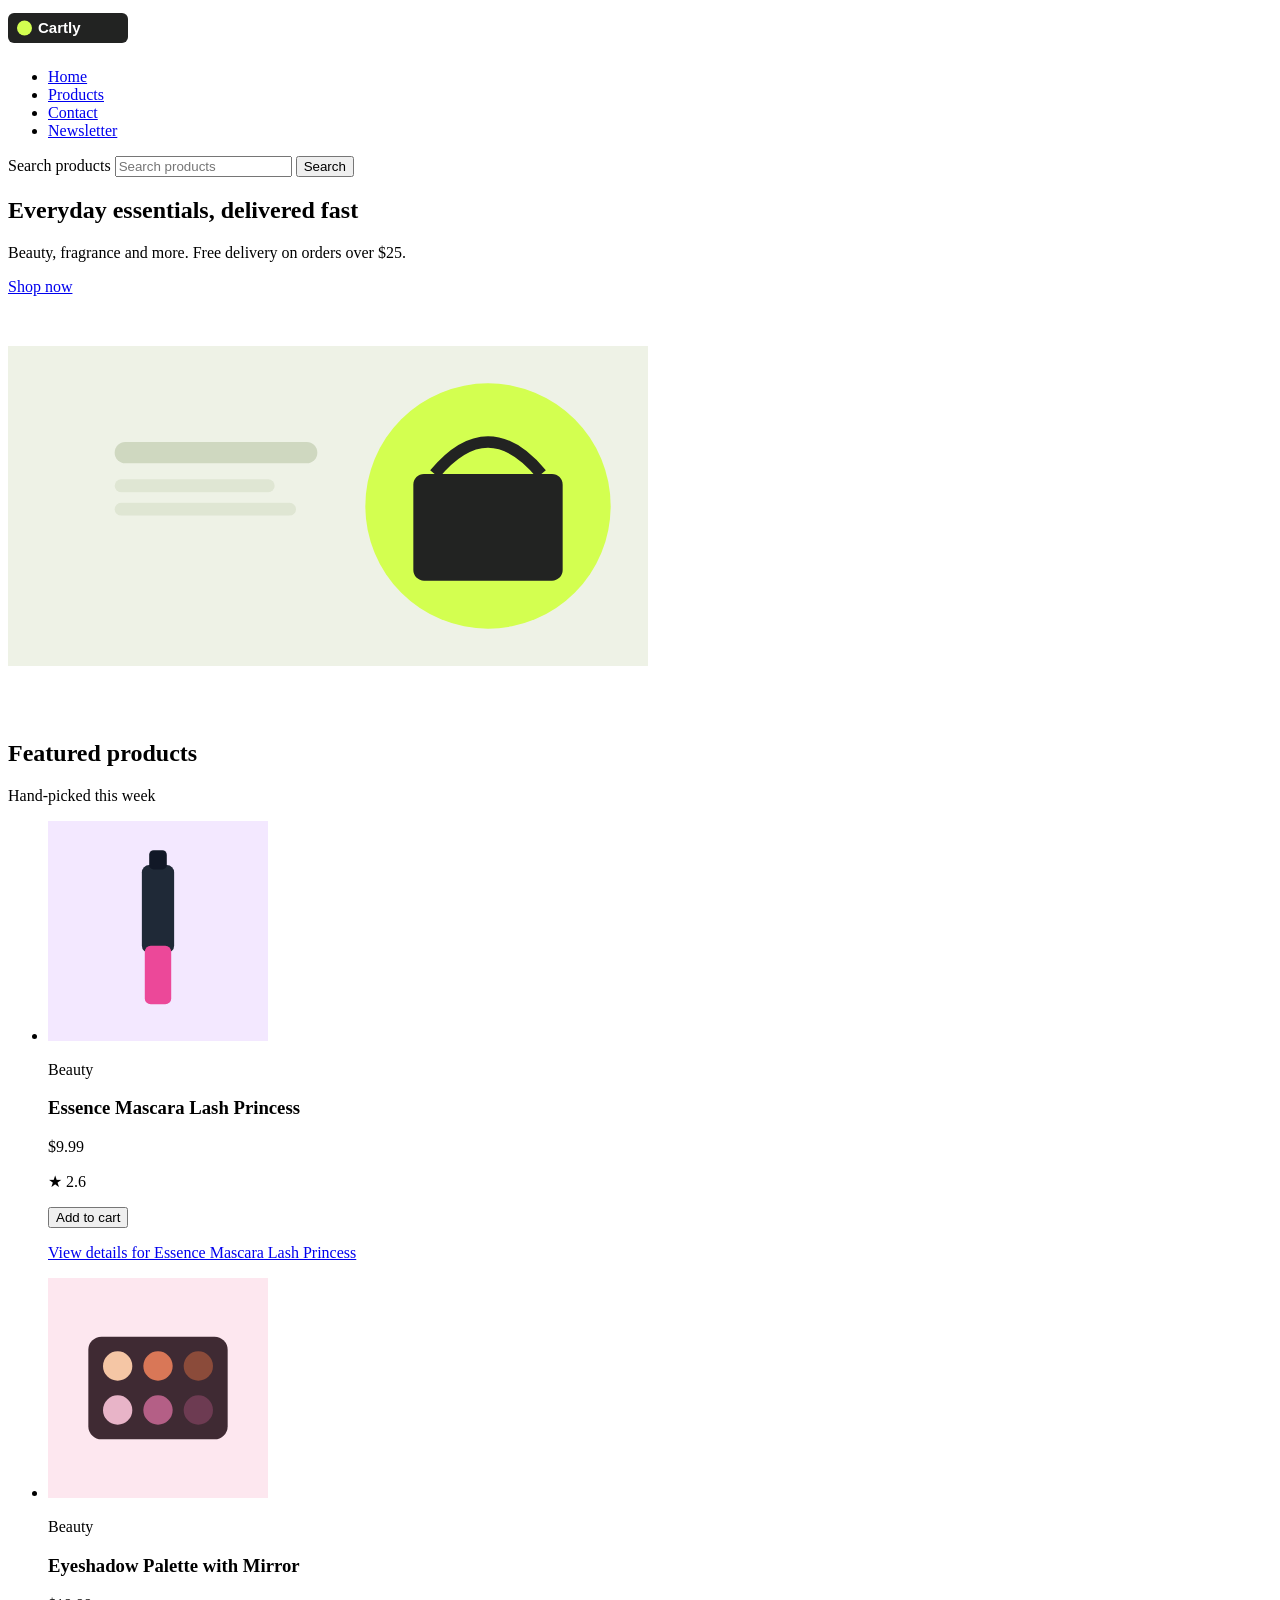
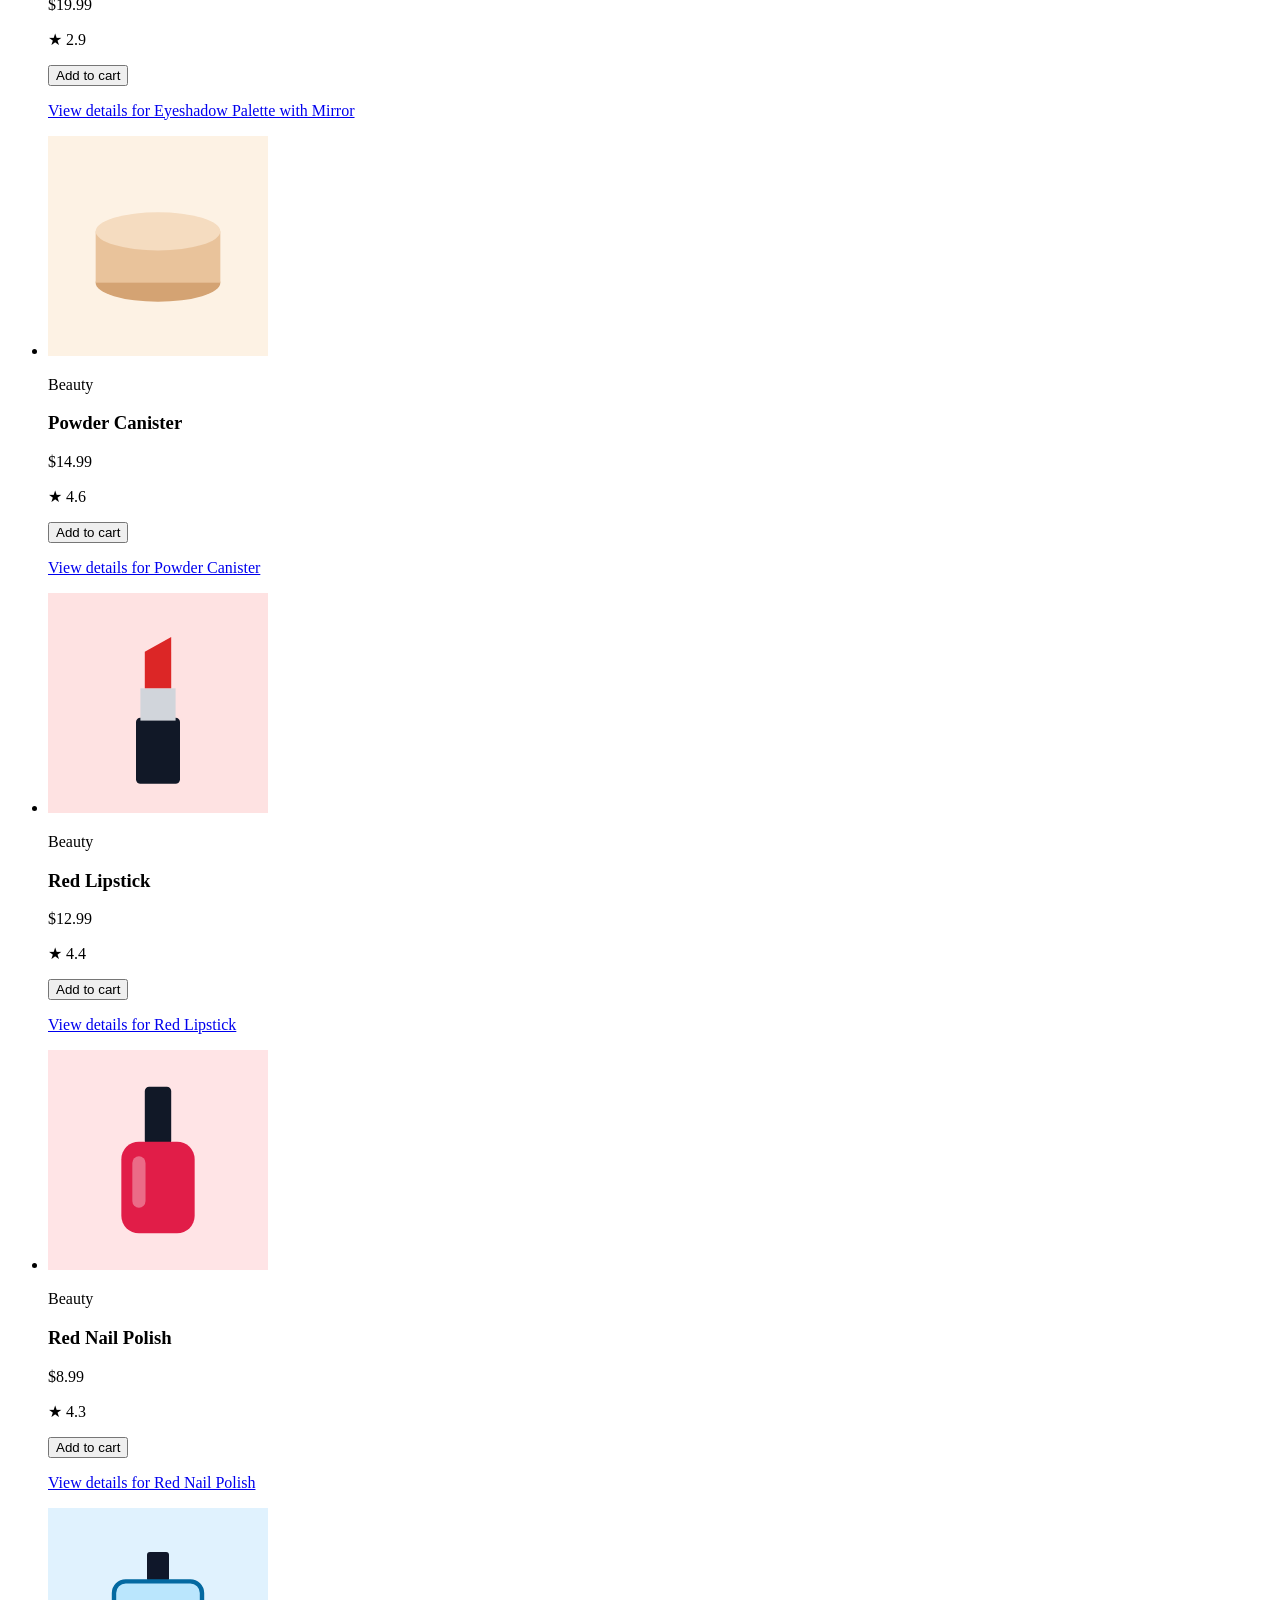
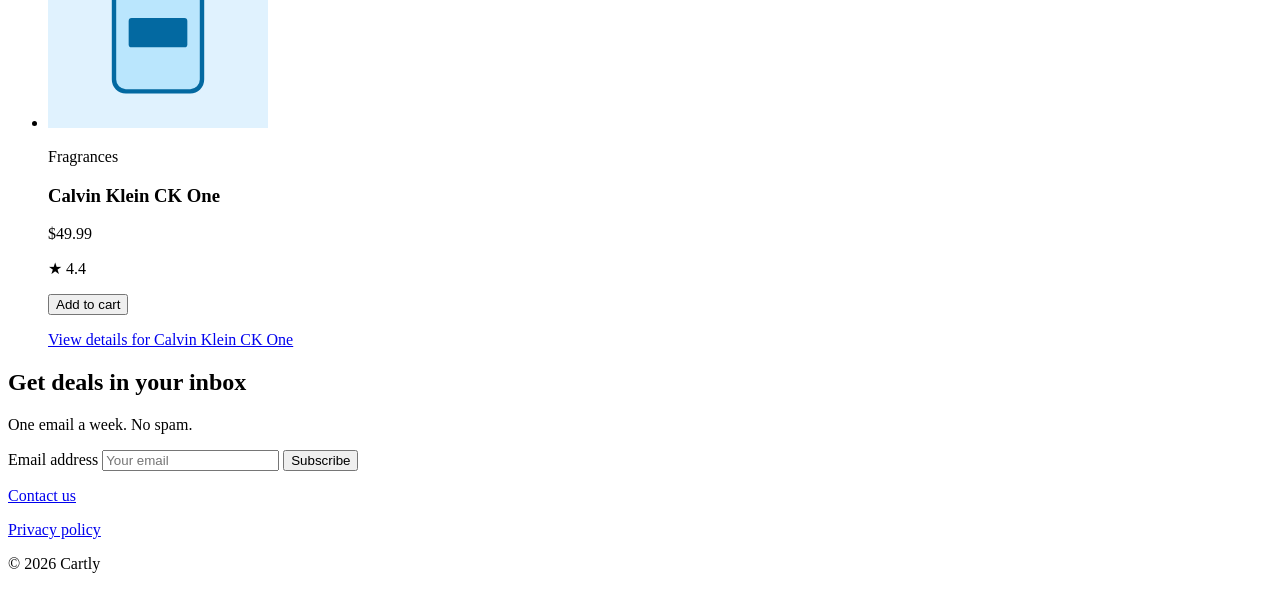
<file: activity-1-html/index.html>
<!DOCTYPE html>
<html lang="en">
<head>
  <meta charset="UTF-8">
  <meta name="viewport" content="width=device-width, initial-scale=1.0">

  <title>Cartly | Everyday Essentials, Delivered Fast</title>

  <meta
    name="description"
    content="Shop beauty, fragrance, and everyday essentials from Cartly with quick delivery and great prices."
  >

  <!-- Open Graph metadata -->
  <meta property="og:title" content="Cartly | Everyday Essentials, Delivered Fast">
  <meta
    property="og:description"
    content="Shop beauty, fragrance, and everyday essentials from Cartly with quick delivery and great prices."
  >
  <meta property="og:image" content="images/hero.svg">

  <!-- Favicon -->
  <link rel="icon" type="image/svg+xml" href="images/favicon.svg">

  <!-- JavaScript -->
  <script src="app.js" defer></script>
</head>

<body>
  <!-- Header and Navigation -->
  <header>
    <nav aria-label="Main navigation">
      <a href="#" aria-label="Cartly home">
        <img
          src="images/logo.svg"
          alt="Cartly"
          width="120"
          height="40"
        >
      </a>

      <ul>
        <li><a href="#">Home</a></li>
        <li><a href="#products">Products</a></li>
        <li><a href="#contact">Contact</a></li>
        <li><a href="#newsletter">Newsletter</a></li>
      </ul>
    </nav>

    <!-- Search Form -->
    <form role="search" action="#">
      <label for="site-search">Search products</label>
      <input
        id="site-search"
        type="search"
        name="q"
        placeholder="Search products"
      >
      <button type="submit">Search</button>
    </form>
  </header>

  <!-- Main Content -->
  <main>
    <!-- Hero Section -->
    <section class="hero" aria-labelledby="hero-title">
      <div>
        <h1 id="hero-title">Everyday essentials, delivered fast</h1>
        <p>Beauty, fragrance and more. Free delivery on orders over $25.</p>
        <a href="#products">Shop now</a>
      </div>

      <img
        src="images/hero.svg"
        alt="Cartly shopping illustration"
        width="640"
        height="420"
      >
    </section>

    <!-- Products Section -->
    <section id="products" aria-labelledby="products-title">
      <h2 id="products-title">Featured products</h2>
      <p>Hand-picked this week</p>

      <ul class="products-list">
        <li>
          <article>
            <img
              src="images/mascara.svg"
              alt="Essence Mascara Lash Princess product"
              width="220"
              height="220"
              loading="lazy"
            >
            <p>Beauty</p>
            <h3>Essence Mascara Lash Princess</h3>
            <p>$9.99</p>
            <p aria-label="Rated 2.6 out of 5 stars">★ 2.6</p>
            <button type="button">Add to cart</button>
            <p><a href="#">View details for Essence Mascara Lash Princess</a></p>
          </article>
        </li>

        <li>
          <article>
            <img
              src="images/eyeshadow.svg"
              alt="Eyeshadow Palette with Mirror product"
              width="220"
              height="220"
              loading="lazy"
            >
            <p>Beauty</p>
            <h3>Eyeshadow Palette with Mirror</h3>
            <p>$19.99</p>
            <p aria-label="Rated 2.9 out of 5 stars">★ 2.9</p>
            <button type="button">Add to cart</button>
            <p><a href="#">View details for Eyeshadow Palette with Mirror</a></p>
          </article>
        </li>

        <li>
          <article>
            <img
              src="images/powder.svg"
              alt="Powder Canister product"
              width="220"
              height="220"
              loading="lazy"
            >
            <p>Beauty</p>
            <h3>Powder Canister</h3>
            <p>$14.99</p>
            <p aria-label="Rated 4.6 out of 5 stars">★ 4.6</p>
            <button type="button">Add to cart</button>
            <p><a href="#">View details for Powder Canister</a></p>
          </article>
        </li>

        <li>
          <article>
            <img
              src="images/lipstick.svg"
              alt="Red Lipstick product"
              width="220"
              height="220"
              loading="lazy"
            >
            <p>Beauty</p>
            <h3>Red Lipstick</h3>
            <p>$12.99</p>
            <p aria-label="Rated 4.4 out of 5 stars">★ 4.4</p>
            <button type="button">Add to cart</button>
            <p><a href="#">View details for Red Lipstick</a></p>
          </article>
        </li>

        <li>
          <article>
            <img
              src="images/nail-polish.svg"
              alt="Red Nail Polish product"
              width="220"
              height="220"
              loading="lazy"
            >
            <p>Beauty</p>
            <h3>Red Nail Polish</h3>
            <p>$8.99</p>
            <p aria-label="Rated 4.3 out of 5 stars">★ 4.3</p>
            <button type="button">Add to cart</button>
            <p><a href="#">View details for Red Nail Polish</a></p>
          </article>
        </li>

        <li>
          <article>
            <img
              src="images/perfume.svg"
              alt="Calvin Klein CK One fragrance product"
              width="220"
              height="220"
              loading="lazy"
            >
            <p>Fragrances</p>
            <h3>Calvin Klein CK One</h3>
            <p>$49.99</p>
            <p aria-label="Rated 4.4 out of 5 stars">★ 4.4</p>
            <button type="button">Add to cart</button>
            <p><a href="#">View details for Calvin Klein CK One</a></p>
          </article>
        </li>
      </ul>
    </section>

    <!-- Newsletter Section -->
    <section id="newsletter" aria-labelledby="newsletter-title">
      <h2 id="newsletter-title">Get deals in your inbox</h2>
      <p>One email a week. No spam.</p>

      <form action="#">
        <label for="newsletter-email">Email address</label>
        <input
          id="newsletter-email"
          type="email"
          name="email"
          placeholder="Your email"
          required
        >
        <button type="submit">Subscribe</button>
      </form>
    </section>
  </main>

  <!-- Footer -->
  <footer id="contact">
    <p><a href="mailto:hello@cartly.example">Contact us</a></p>
    <p><a href="#">Privacy policy</a></p>
    <p>&copy; <span id="year"></span> Cartly</p>
  </footer>
</body>
</html>
</file>
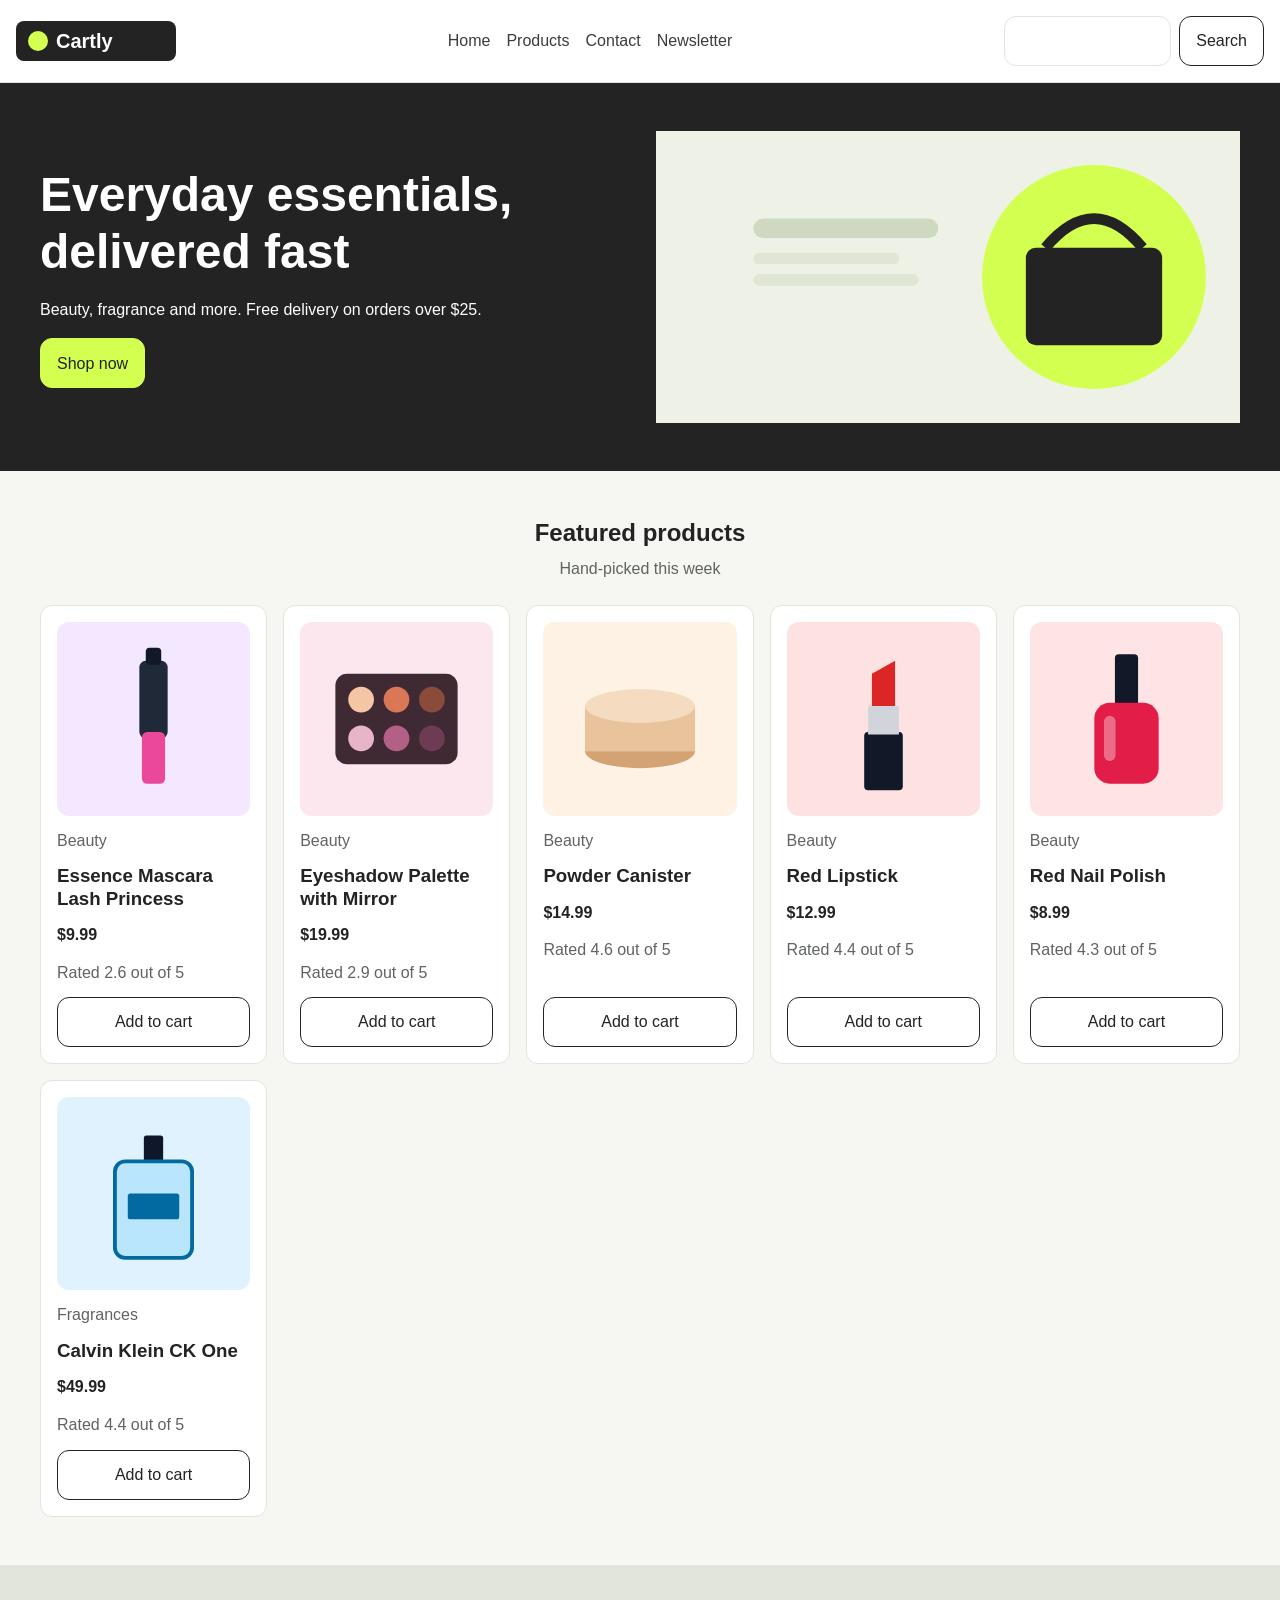
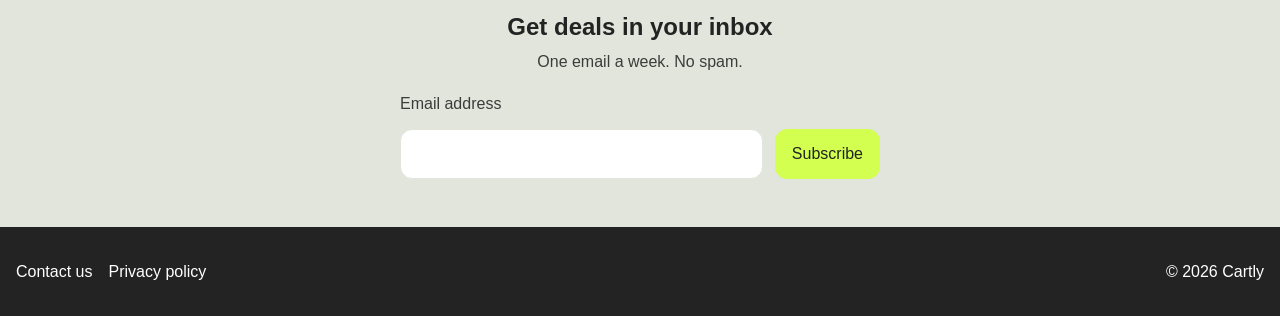
<file: activity-2-css/index.html>
<!DOCTYPE html>
<html lang="en">
<head>
  <meta charset="UTF-8">
  <meta name="viewport" content="width=device-width, initial-scale=1">
  <title>Cartly | Everyday essentials, delivered fast</title>
  <meta name="description" content="Shop beauty, fragrance and everyday essentials at Cartly. Free delivery on orders over $25.">
  <link rel="icon" href="images/favicon.svg" type="image/svg+xml">

  <!-- Link previews (LinkedIn, WhatsApp, Slack) -->
  <meta property="og:title" content="Cartly | Everyday essentials, delivered fast">
  <meta property="og:description" content="Beauty, fragrance and more. Free delivery on orders over $25.">
  <meta property="og:image" content="images/hero.svg">
  <meta property="og:type" content="website">
  <link rel="stylesheet" href="styles.css">
  <script src="app.js" defer></script>
</head>
<body>
  <a class="skip-link" href="#main">Skip to main content</a>

  <header class="site-header">
    <a href="#" class="logo"><img src="images/logo.svg" alt="Cartly home" width="160" height="40"></a>
    <nav aria-label="Main">
      <ul class="nav-list">
        <li><a href="#" aria-current="page">Home</a></li>
        <li><a href="#products">Products</a></li>
        <li><a href="#contact">Contact</a></li>
        <li><a href="#newsletter">Newsletter</a></li>
      </ul>
    </nav>
    <form class="search" role="search">
      <label for="search-input">Search products</label>
      <input id="search-input" type="search" name="q">
      <button type="submit" class="btn">Search</button>
    </form>
  </header>

  <main id="main">
    <section class="hero" aria-labelledby="hero-title">
      <div class="hero-text">
        <h1 id="hero-title">Everyday essentials, delivered fast</h1>
        <p>Beauty, fragrance and more. Free delivery on orders over $25.</p>
        <a href="#products" class="btn btn-primary">Shop now</a>
      </div>
      <img src="images/hero.svg" alt="" width="1200" height="600">
    </section>

    <section id="products" aria-labelledby="products-title">
      <h2 id="products-title">Featured products</h2>
      <p class="section-sub">Hand-picked this week</p>
      <ul class="products">
          <li>
            <article class="card">
              <img src="images/mascara.svg" alt="Black mascara tube with a pink base" width="300" height="300" loading="lazy">
              <p class="card-category">Beauty</p>
              <h3 class="card-title"><a href="#product-1">Essence Mascara Lash Princess</a></h3>
              <p class="card-price">$9.99</p>
              <p class="card-rating">Rated 2.6 out of 5</p>
              <button type="button" class="btn">Add to cart</button>
            </article>
          </li>
          <li>
            <article class="card">
              <img src="images/eyeshadow.svg" alt="Six-shade eyeshadow palette in warm tones" width="300" height="300" loading="lazy">
              <p class="card-category">Beauty</p>
              <h3 class="card-title"><a href="#product-2">Eyeshadow Palette with Mirror</a></h3>
              <p class="card-price">$19.99</p>
              <p class="card-rating">Rated 2.9 out of 5</p>
              <button type="button" class="btn">Add to cart</button>
            </article>
          </li>
          <li>
            <article class="card">
              <img src="images/powder.svg" alt="Round canister of setting powder" width="300" height="300" loading="lazy">
              <p class="card-category">Beauty</p>
              <h3 class="card-title"><a href="#product-3">Powder Canister</a></h3>
              <p class="card-price">$14.99</p>
              <p class="card-rating">Rated 4.6 out of 5</p>
              <button type="button" class="btn">Add to cart</button>
            </article>
          </li>
          <li>
            <article class="card">
              <img src="images/lipstick.svg" alt="Red lipstick in a black and silver case" width="300" height="300" loading="lazy">
              <p class="card-category">Beauty</p>
              <h3 class="card-title"><a href="#product-4">Red Lipstick</a></h3>
              <p class="card-price">$12.99</p>
              <p class="card-rating">Rated 4.4 out of 5</p>
              <button type="button" class="btn">Add to cart</button>
            </article>
          </li>
          <li>
            <article class="card">
              <img src="images/nail-polish.svg" alt="Bottle of red nail polish" width="300" height="300" loading="lazy">
              <p class="card-category">Beauty</p>
              <h3 class="card-title"><a href="#product-5">Red Nail Polish</a></h3>
              <p class="card-price">$8.99</p>
              <p class="card-rating">Rated 4.3 out of 5</p>
              <button type="button" class="btn">Add to cart</button>
            </article>
          </li>
          <li>
            <article class="card">
              <img src="images/perfume.svg" alt="Clear blue perfume bottle" width="300" height="300" loading="lazy">
              <p class="card-category">Fragrances</p>
              <h3 class="card-title"><a href="#product-6">Calvin Klein CK One</a></h3>
              <p class="card-price">$49.99</p>
              <p class="card-rating">Rated 4.4 out of 5</p>
              <button type="button" class="btn">Add to cart</button>
            </article>
          </li>
      </ul>
    </section>

    <section id="newsletter" class="newsletter" aria-labelledby="newsletter-title">
      <h2 id="newsletter-title">Get deals in your inbox</h2>
      <p>One email a week. No spam.</p>
      <form class="newsletter-form">
        <label for="email">Email address</label>
        <input id="email" type="email" name="email" autocomplete="email" required>
        <button type="submit" class="btn btn-primary">Subscribe</button>
      </form>
    </section>
  </main>

  <footer class="site-footer" id="contact">
    <ul class="footer-links">
      <li><a href="mailto:hello@cartly.example">Contact us</a></li>
      <li><a href="#">Privacy policy</a></li>
    </ul>
    <p>&copy; <span id="year"></span> Cartly</p>
  </footer>
</body>
</html>
</file>
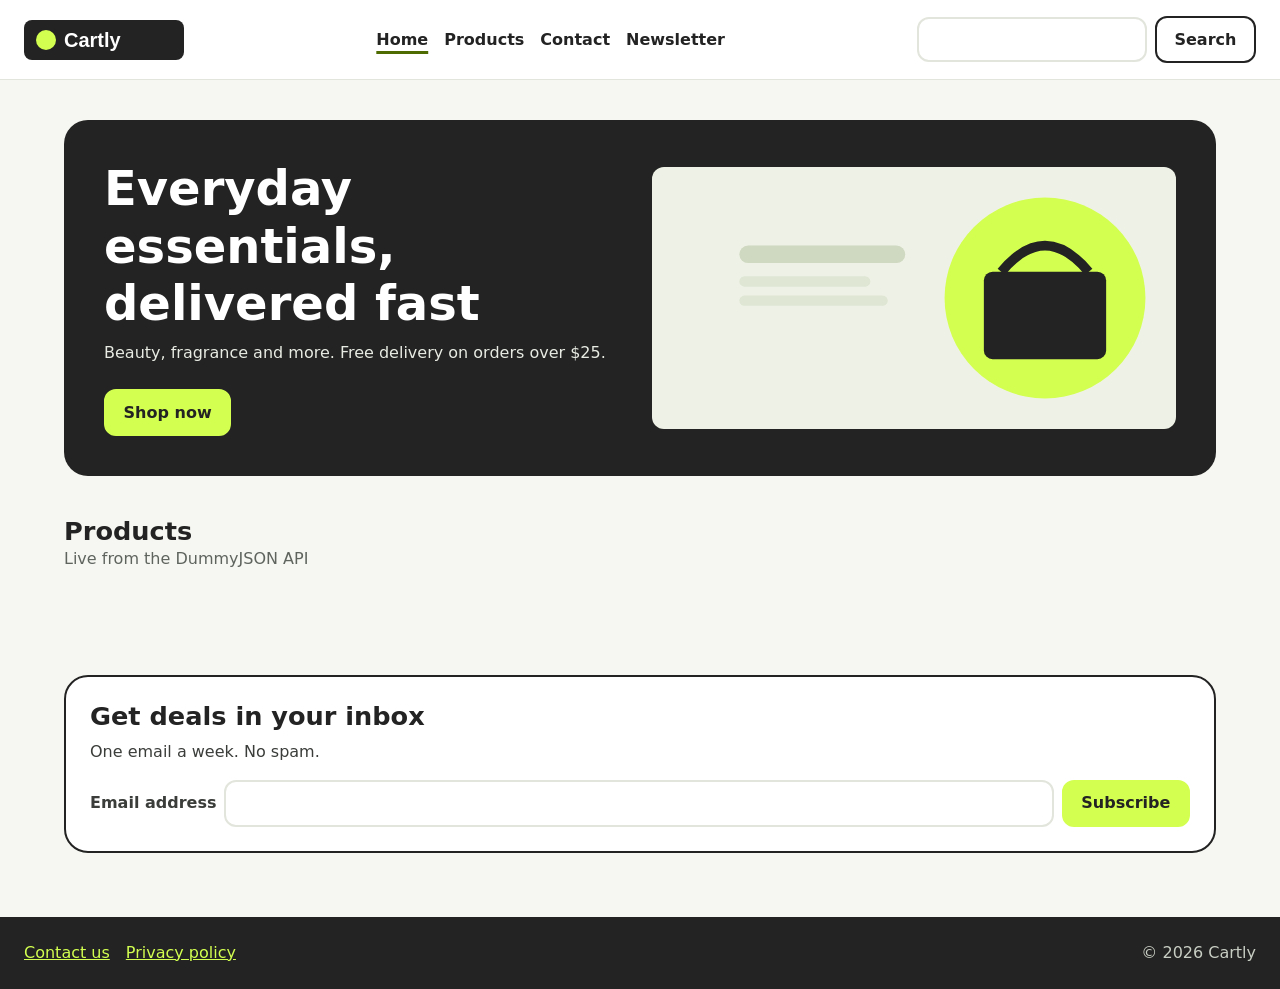
<file: activity-3-js-api/index.html>
<!DOCTYPE html>
<html lang="en">
<head>
  <meta charset="UTF-8">
  <meta name="viewport" content="width=device-width, initial-scale=1">
  <title>Cartly | Everyday essentials, delivered fast</title>
  <meta name="description" content="Shop beauty, fragrance and everyday essentials at Cartly. Free delivery on orders over $25.">
  <link rel="icon" href="images/favicon.svg" type="image/svg+xml">

  <!-- Link previews (LinkedIn, WhatsApp, Slack) -->
  <meta property="og:title" content="Cartly | Everyday essentials, delivered fast">
  <meta property="og:description" content="Beauty, fragrance and more. Free delivery on orders over $25.">
  <meta property="og:image" content="images/hero.svg">
  <meta property="og:type" content="website">
  <link rel="stylesheet" href="styles.css">
  <script type="module" src="js/main.js"></script>
</head>
<body>
  <a class="skip-link" href="#main">Skip to main content</a>

  <header class="site-header">
    <a href="#" class="logo"><img src="images/logo.svg" alt="Cartly home" width="160" height="40"></a>
    <nav aria-label="Main">
      <ul class="nav-list">
        <li><a href="#" aria-current="page">Home</a></li>
        <li><a href="#products">Products</a></li>
        <li><a href="#contact">Contact</a></li>
        <li><a href="#newsletter">Newsletter</a></li>
      </ul>
    </nav>
    <form class="search" role="search" id="search-form">
      <label for="search-input">Search products</label>
      <input id="search-input" type="search" name="q">
      <button type="submit" class="btn">Search</button>
    </form>
  </header>

  <main id="main">
    <section class="hero" aria-labelledby="hero-title">
      <div class="hero-text">
        <h1 id="hero-title">Everyday essentials, delivered fast</h1>
        <p>Beauty, fragrance and more. Free delivery on orders over $25.</p>
        <a href="#products" class="btn btn-primary">Shop now</a>
      </div>
      <img src="images/hero.svg" alt="" width="1200" height="600">
    </section>

    <section id="products" aria-labelledby="products-title">
      <h2 id="products-title">Products</h2>
      <p class="section-sub">Live from the DummyJSON API</p>
      <p id="status" class="status" role="status" aria-live="polite"></p>
      <ul id="product-list" class="products"></ul>
    </section>

    <section id="newsletter" class="newsletter" aria-labelledby="newsletter-title">
      <h2 id="newsletter-title">Get deals in your inbox</h2>
      <p>One email a week. No spam.</p>
      <form class="newsletter-form">
        <label for="email">Email address</label>
        <input id="email" type="email" name="email" autocomplete="email" required>
        <button type="submit" class="btn btn-primary">Subscribe</button>
      </form>
    </section>
  </main>

  <footer class="site-footer" id="contact">
    <ul class="footer-links">
      <li><a href="mailto:hello@cartly.example">Contact us</a></li>
      <li><a href="#">Privacy policy</a></li>
    </ul>
    <p>&copy; <span id="year"></span> Cartly</p>
  </footer>
</body>
</html>
</file>
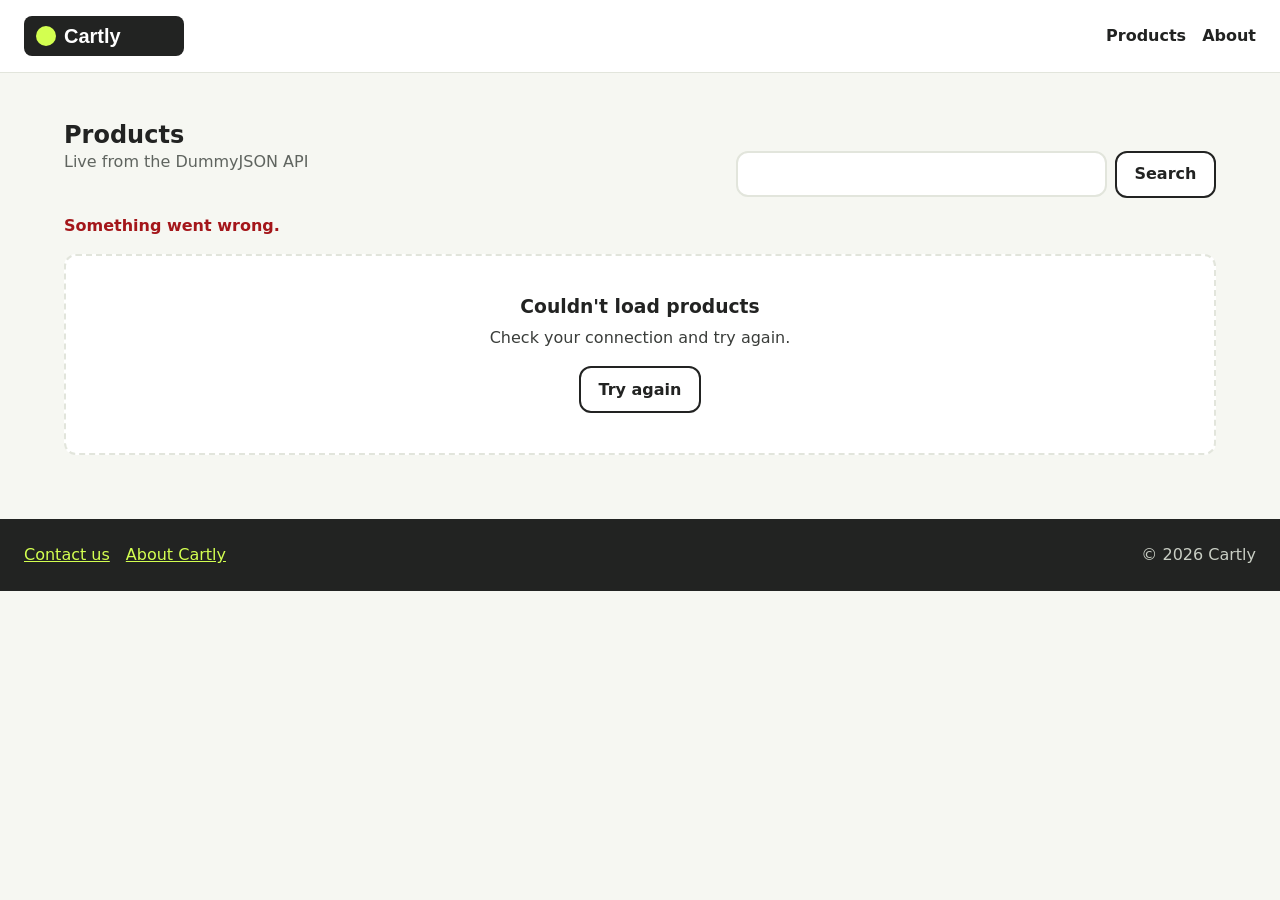
<file: activity-4-navigation/index.html>
<!DOCTYPE html>
<html lang="en">
<head>
  <meta charset="UTF-8">
  <meta name="viewport" content="width=device-width, initial-scale=1">
  <title>Cartly | Everyday essentials, delivered fast</title>
  <meta name="description" content="Shop beauty, fragrance and everyday essentials at Cartly. Free delivery on orders over $25.">
  <link rel="icon" href="images/favicon.svg" type="image/svg+xml">

  <!-- Link previews (LinkedIn, WhatsApp, Slack) -->
  <meta property="og:title" content="Cartly | Everyday essentials, delivered fast">
  <meta property="og:description" content="Beauty, fragrance and more. Free delivery on orders over $25.">
  <meta property="og:image" content="images/hero.svg">
  <meta property="og:type" content="website">
  <link rel="stylesheet" href="styles.css">
  <script type="module" src="js/main.js"></script>
</head>
<body>
  <a class="skip-link" href="#main">Skip to main content</a>

  <header class="site-header">
    <a href="#/" class="logo"><img src="images/logo.svg" alt="Cartly home" width="160" height="40"></a>
    <nav aria-label="Main">
      <ul class="nav-list">
        <li><a href="#/" data-route="">Products</a></li>
        <li><a href="#/about" data-route="about">About</a></li>
      </ul>
    </nav>
  </header>

  <main id="main" tabindex="-1">
    <!-- The router renders the current screen in here -->
    <div id="app"></div>
  </main>

  <footer class="site-footer">
    <ul class="footer-links">
      <li><a href="mailto:hello@cartly.example">Contact us</a></li>
      <li><a href="#/about">About Cartly</a></li>
    </ul>
    <p>&copy; <span id="year"></span> Cartly</p>
  </footer>
</body>
</html>
</file>
<file: activity-2-css/styles.css>
/* ==========================================================
   Activity 2: style the Cartly page
   Work MOBILE-FIRST: write base styles for a phone,
   then add media queries for bigger screens.
   Compare with mockups/desktop.png and mockups/mobile.png
   ========================================================== */

/* TODO 1: Design tokens
   Create CSS variables on :root for colours, spacing and radius.
   Suggested palette:
     ink #222322   text #3a3d3a   muted #5f645f   background #f6f7f2
     surface #ffffff   line #e2e5dc   accent #d3ff50   accent-dark #4d6b00 */
:root {
  --ink: #222322;
  --text: #3a3d3a;
  --muted: #5f645f;
  --background: #f6f7f2;
  --surface: #ffffff;
  --line: #e2e5dc;
  --accent: #d3ff50;
  --accent-dark: #4d6b00;
  --space: 1rem;
  --radius: 12px;
}

* {
  box-sizing: border-box;
}

img {
  display: block;
  max-width: 100%;
  height: auto;
}

body,
h1,
h2,
h3,
p,
ul {
  margin: 0;
}

body {
  font-family: Arial, sans-serif;
  font-size: 1rem;
  line-height: 1.6;
  color: var(--text);
  background: var(--background);
}

ul {
  list-style: none;
  padding: 0;
}

a {
  color: inherit;
  text-decoration: none;
}

section {
  padding: 2rem var(--space);
  scroll-margin-top: 8rem;
}

h1,
h2,
h3 {
  color: var(--ink);
  line-height: 1.2;
}

.btn {
  display: inline-block;
  padding: 0.7rem 1rem;
  border: 1px solid var(--ink);
  border-radius: var(--radius);
  background: var(--surface);
  color: var(--ink);
  font: inherit;
  cursor: pointer;
}

.btn:hover {
  background: var(--ink);
  color: var(--surface);
}

.btn-primary {
  background: var(--accent);
  border-color: var(--accent);
}

.btn-primary:hover {
  background: var(--accent-dark);
  border-color: var(--accent-dark);
  color: var(--surface);
}

a:focus-visible,
button:focus-visible,
input:focus-visible {
  outline: 3px solid var(--accent-dark);
  outline-offset: 3px;
}

.skip-link {
  position: absolute;
  top: -100px;
  left: 1rem;
  z-index: 1001;
  padding: 0.5rem 1rem;
  background: var(--accent);
  color: var(--ink);
}

.skip-link:focus {
  top: 1rem;
}

.site-header {
  position: sticky;
  top: 0;
  z-index: 1000;
  display: flex;
  flex-wrap: wrap;
  align-items: center;
  gap: var(--space);
  padding: var(--space);
  background: var(--surface);
  border-bottom: 1px solid var(--line);
}

.logo img {
  width: 160px;
}

.site-header nav {
  flex: 1 1 100%;
}

.nav-list {
  display: flex;
  flex-wrap: wrap;
  gap: 0.75rem 1rem;
}

.nav-list a:hover,
.footer-links a:hover {
  text-decoration: underline;
}

.search {
  display: flex;
  flex: 1 1 100%;
  gap: 0.5rem;
}

.search label {
  position: absolute;
  width: 1px;
  height: 1px;
  overflow: hidden;
  clip-path: inset(50%);
  white-space: nowrap;
}

.search input,
.newsletter-form input {
  width: 100%;
  min-width: 0;
  padding: 0.7rem;
  border: 1px solid var(--line);
  border-radius: var(--radius);
  font: inherit;
}

.hero {
  display: grid;
  grid-template-columns: 1fr;
  gap: 2rem;
  align-items: center;
  background: var(--ink);
  color: var(--surface);
}

.hero-text {
  display: flex;
  flex-direction: column;
  align-items: flex-start;
  gap: var(--space);
}

.hero h1 {
  color: var(--surface);
  font-size: 2.5rem;
}

.hero img {
  width: 100%;
  object-fit: contain;
}

#products > h2,
.section-sub {
  text-align: center;
}

.section-sub {
  margin: 0.5rem 0 1.5rem;
  color: var(--muted);
}

.products {
  display: grid;
  grid-template-columns: repeat(auto-fit, minmax(220px, 1fr));
  gap: var(--space);
}

.card {
  display: flex;
  flex-direction: column;
  align-items: flex-start;
  gap: 0.75rem;
  height: 100%;
  padding: var(--space);
  border: 1px solid var(--line);
  border-radius: var(--radius);
  background: var(--surface);
  transition: transform 0.2s ease;
}

.card img {
  width: 100%;
  aspect-ratio: 1 / 1;
  object-fit: cover;
  border-radius: var(--radius);
}

.card-category,
.card-rating {
  color: var(--muted);
}

.card-title a:hover {
  text-decoration: underline;
}

.card-price {
  color: var(--ink);
  font-weight: bold;
}

.card .btn {
  width: 100%;
  margin-top: auto;
}

.newsletter {
  background: var(--line);
  text-align: center;
}

.newsletter > p {
  margin: 0.5rem 0 1rem;
}

.newsletter-form {
  display: flex;
  flex-direction: column;
  gap: 0.75rem;
  max-width: 480px;
  margin: 0 auto;
  text-align: left;
}

.site-footer {
  display: flex;
  flex-direction: column;
  gap: var(--space);
  padding: 2rem var(--space);
  background: var(--ink);
  color: var(--surface);
}

.footer-links {
  display: flex;
  flex-wrap: wrap;
  gap: var(--space);
}

@media (min-width: 768px) {
  .site-header {
    flex-wrap: nowrap;
  }

  .site-header nav {
    flex: 1;
  }

  .nav-list {
    justify-content: center;
  }

  .search {
    flex: 0 1 260px;
  }

  .hero {
    grid-template-columns: 1fr 1fr;
  }

  .hero h1 {
    font-size: 3rem;
  }

  .newsletter-form {
    display: grid;
    grid-template-columns: 1fr auto;
    align-items: end;
  }

  .newsletter-form label {
    grid-column: 1 / -1;
  }

  .site-footer {
    flex-direction: row;
    justify-content: space-between;
    align-items: center;
  }
}

@media (min-width: 1024px) {
  section {
    padding: 3rem max(2rem, calc((100% - 1200px) / 2));
  }

  .card:hover {
    transform: translateY(-4px);
  }
}
/* TODO 2: Reset
   - box-sizing: border-box on everything
   - images: max-width: 100%; height: auto; display: block
   - remove default margins on body, headings, paragraphs */


/* TODO 3: Base typography (body font, size, line-height, colours) */


/* TODO 4: Buttons (.btn and .btn-primary), with :hover styles */


/* TODO 5: Header
   - Flexbox: logo, nav and search in a row (wrap on mobile)
   - position: sticky; top: 0  so it stays visible while scrolling */


/* TODO 6: Hero
   - dark background, white heading
   - one column on mobile, two columns from 768px */


/* TODO 7: Product grid
   grid-template-columns: repeat(auto-fit, minmax(220px, 1fr))
   Cards: white, rounded, padding.
   Images: aspect-ratio: 1 / 1; object-fit: cover */


/* TODO 8: Newsletter form and footer */


/* TODO 9: Accessibility
   - visible :focus-visible outline on links, buttons and inputs
   - check text contrast with DevTools */


/* TODO 10: Media queries
@media (min-width: 768px) { ... }
@media (min-width: 1024px) { ... } */
</file>
<file: activity-3-js-api/styles.css>
/* ==========================================================
   Cartly: Activity 2 solution
   Mobile-first: base styles are for phones,
   media queries add layout for bigger screens.
   ========================================================== */

/* 1. Design tokens (CSS variables) */
:root {
  --color-ink: #222322;
  --color-text: #3a3d3a;
  --color-muted: #5f645f;
  --color-bg: #f6f7f2;
  --color-surface: #ffffff;
  --color-line: #e2e5dc;
  --color-accent: #d3ff50;
  --color-accent-dark: #4d6b00;
  --radius: 12px;
  --space-1: 0.5rem;
  --space-2: 1rem;
  --space-3: 1.5rem;
  --space-4: 2.5rem;
  --max-width: 1200px;
  --font: "Segoe UI", system-ui, -apple-system, Roboto, Arial, sans-serif;
}

/* 2. Reset */
*, *::before, *::after { box-sizing: border-box; }
body, h1, h2, h3, p, ul { margin: 0; }
ul[class] { list-style: none; padding: 0; }
img { max-width: 100%; height: auto; display: block; }

body {
  font-family: var(--font);
  font-size: 1rem;
  line-height: 1.5;
  color: var(--color-text);
  background: var(--color-bg);
}
h1, h2, h3 { color: var(--color-ink); line-height: 1.2; }
a { color: var(--color-accent-dark); }

/* 3. Accessibility helpers */
.skip-link {
  position: absolute;
  left: var(--space-2);
  top: -100px;
  background: var(--color-ink);
  color: #fff;
  padding: var(--space-1) var(--space-2);
  border-radius: var(--radius);
  z-index: 100;
}
.skip-link:focus { top: var(--space-1); }

:focus-visible {
  outline: 3px solid var(--color-accent-dark);
  outline-offset: 2px;
}

/* 4. Buttons */
.btn {
  display: inline-block;
  font: inherit;
  font-weight: 600;
  padding: 0.6rem 1.1rem;
  border-radius: var(--radius);
  border: 2px solid var(--color-ink);
  background: var(--color-surface);
  color: var(--color-ink);
  text-decoration: none;
  cursor: pointer;
}
.btn:hover { background: var(--color-ink); color: #fff; }
.btn-primary { background: var(--color-accent); border-color: var(--color-accent); }
.btn-primary:hover { background: var(--color-ink); border-color: var(--color-ink); color: var(--color-accent); }

/* 5. Header: Flexbox, sticky */
.site-header {
  position: sticky;
  top: 0;
  z-index: 10;
  display: flex;
  flex-wrap: wrap;
  align-items: center;
  justify-content: space-between;
  gap: var(--space-2);
  padding: var(--space-2);
  background: var(--color-surface);
  border-bottom: 1px solid var(--color-line);
}
.nav-list { display: flex; gap: var(--space-2); }
.nav-list a { color: var(--color-ink); text-decoration: none; font-weight: 600; }
.nav-list a:hover, .nav-list a[aria-current="page"] {
  text-decoration: underline;
  text-decoration-color: var(--color-accent-dark);
  text-decoration-thickness: 3px;
  text-underline-offset: 6px;
}

.search { display: flex; flex-wrap: wrap; align-items: center; gap: var(--space-1); width: 100%; }
.search label { width: 100%; font-size: 0.875rem; color: var(--color-muted); }
.search input {
  flex: 1;
  min-width: 0;
  font: inherit;
  padding: 0.55rem 0.8rem;
  border: 2px solid var(--color-line);
  border-radius: var(--radius);
}

/* 6. Layout containers */
main { max-width: var(--max-width); margin: 0 auto; padding: var(--space-2); }
section { margin-bottom: var(--space-4); }
h2 { font-size: 1.6rem; }
.section-sub { color: var(--color-muted); margin-bottom: var(--space-3); }

/* 7. Hero */
.hero {
  display: grid;
  gap: var(--space-3);
  align-items: center;
  background: var(--color-ink);
  color: #e8ebe3;
  border-radius: calc(var(--radius) * 2);
  padding: var(--space-3);
  margin-top: var(--space-2);
  overflow: hidden;
}
.hero h1 { color: #fff; font-size: 2rem; margin-bottom: var(--space-1); }
.hero p { margin-bottom: var(--space-3); }
.hero img { border-radius: var(--radius); }

/* 8. Product grid: responsive without media queries */
.products {
  display: grid;
  grid-template-columns: repeat(auto-fit, minmax(220px, 1fr));
  gap: var(--space-2);
}
.card {
  display: flex;
  flex-direction: column;
  gap: 0.25rem;
  height: 100%;
  background: var(--color-surface);
  border: 1px solid var(--color-line);
  border-radius: var(--radius);
  padding: var(--space-2);
  transition: box-shadow 0.2s, transform 0.2s;
}
.card:hover { box-shadow: 0 8px 24px rgba(0, 0, 0, 0.08); transform: translateY(-2px); }
.card img {
  width: 100%;
  aspect-ratio: 1 / 1;
  object-fit: cover;
  border-radius: calc(var(--radius) - 4px);
  margin-bottom: var(--space-1);
}
.card-category { font-size: 0.8rem; text-transform: uppercase; letter-spacing: 0.06em; color: var(--color-muted); }
.card-title { font-size: 1.05rem; }
.card-title a { color: var(--color-ink); text-decoration: none; }
.card-title a:hover { text-decoration: underline; }
.card-price { font-size: 1.2rem; font-weight: 700; color: var(--color-ink); }
.card-rating { font-size: 0.875rem; color: var(--color-muted); }
.card .btn { margin-top: auto; }

/* 9. Newsletter */
.newsletter {
  background: var(--color-surface);
  border: 2px solid var(--color-ink);
  border-radius: calc(var(--radius) * 2);
  padding: var(--space-3);
}
.newsletter p { margin: var(--space-1) 0 var(--space-2); }
.newsletter-form { display: flex; flex-direction: column; gap: var(--space-1); }
.newsletter-form label { font-weight: 600; }
.newsletter-form input {
  font: inherit;
  padding: 0.6rem 0.8rem;
  border: 2px solid var(--color-line);
  border-radius: var(--radius);
}

/* 10. Footer */
.site-footer {
  display: flex;
  flex-direction: column;
  gap: var(--space-1);
  padding: var(--space-3) var(--space-2);
  background: var(--color-ink);
  color: #c9cec4;
}
.site-footer a { color: var(--color-accent); }
.footer-links { display: flex; gap: var(--space-2); }

/* ---------- Tablet and up ---------- */
@media (min-width: 768px) {
  .site-header { flex-wrap: nowrap; padding: var(--space-2) var(--space-3); }
  .search { width: auto; flex-wrap: nowrap; }
  .search label {
    /* visually hidden but still read by screen readers */
    position: absolute; width: 1px; height: 1px; overflow: hidden; clip: rect(0 0 0 0); white-space: nowrap;
  }
  .hero { grid-template-columns: 1fr 1fr; padding: var(--space-4); }
  .hero h1 { font-size: 2.6rem; }
  .newsletter-form { flex-direction: row; align-items: end; }
  .newsletter-form label { align-self: center; }
  .newsletter-form input { flex: 1; }
  .site-footer { flex-direction: row; justify-content: space-between; padding: var(--space-3); }
}

/* ---------- Desktop and up ---------- */
@media (min-width: 1024px) {
  main { padding: var(--space-3); }
  .hero h1 { font-size: 3rem; }
}

/* ==========================================================
   Activity 3 additions: UI states
   ========================================================== */
.status { color: var(--color-muted); margin-bottom: var(--space-2); min-height: 1.5em; }
.status.is-error { color: #a4161a; font-weight: 600; }

.state {
  grid-column: 1 / -1;
  text-align: center;
  padding: var(--space-4) var(--space-2);
  background: var(--color-surface);
  border: 2px dashed var(--color-line);
  border-radius: var(--radius);
}
.state h3 { margin-bottom: var(--space-1); }
.state .btn { margin-top: var(--space-2); }

/* Skeleton cards while loading */
.skeleton {
  height: 380px;
  border-radius: var(--radius);
  background: linear-gradient(90deg, #eceee8 25%, #f6f7f2 50%, #eceee8 75%);
  background-size: 200% 100%;
  animation: shimmer 1.2s infinite;
}
@keyframes shimmer { to { background-position: -200% 0; } }
@media (prefers-reduced-motion: reduce) { .skeleton { animation: none; } }
</file>
<file: activity-4-navigation/styles.css>
/* ==========================================================
   Cartly: Activity 2 solution
   Mobile-first: base styles are for phones,
   media queries add layout for bigger screens.
   ========================================================== */

/* 1. Design tokens (CSS variables) */
:root {
  --color-ink: #222322;
  --color-text: #3a3d3a;
  --color-muted: #5f645f;
  --color-bg: #f6f7f2;
  --color-surface: #ffffff;
  --color-line: #e2e5dc;
  --color-accent: #d3ff50;
  --color-accent-dark: #4d6b00;
  --radius: 12px;
  --space-1: 0.5rem;
  --space-2: 1rem;
  --space-3: 1.5rem;
  --space-4: 2.5rem;
  --max-width: 1200px;
  --font: "Segoe UI", system-ui, -apple-system, Roboto, Arial, sans-serif;
}

/* 2. Reset */
*, *::before, *::after { box-sizing: border-box; }
body, h1, h2, h3, p, ul { margin: 0; }
ul[class] { list-style: none; padding: 0; }
img { max-width: 100%; height: auto; display: block; }

body {
  font-family: var(--font);
  font-size: 1rem;
  line-height: 1.5;
  color: var(--color-text);
  background: var(--color-bg);
}
h1, h2, h3 { color: var(--color-ink); line-height: 1.2; }
a { color: var(--color-accent-dark); }

/* 3. Accessibility helpers */
.skip-link {
  position: absolute;
  left: var(--space-2);
  top: -100px;
  background: var(--color-ink);
  color: #fff;
  padding: var(--space-1) var(--space-2);
  border-radius: var(--radius);
  z-index: 100;
}
.skip-link:focus { top: var(--space-1); }

:focus-visible {
  outline: 3px solid var(--color-accent-dark);
  outline-offset: 2px;
}

/* 4. Buttons */
.btn {
  display: inline-block;
  font: inherit;
  font-weight: 600;
  padding: 0.6rem 1.1rem;
  border-radius: var(--radius);
  border: 2px solid var(--color-ink);
  background: var(--color-surface);
  color: var(--color-ink);
  text-decoration: none;
  cursor: pointer;
}
.btn:hover { background: var(--color-ink); color: #fff; }
.btn-primary { background: var(--color-accent); border-color: var(--color-accent); }
.btn-primary:hover { background: var(--color-ink); border-color: var(--color-ink); color: var(--color-accent); }

/* 5. Header: Flexbox, sticky */
.site-header {
  position: sticky;
  top: 0;
  z-index: 10;
  display: flex;
  flex-wrap: wrap;
  align-items: center;
  justify-content: space-between;
  gap: var(--space-2);
  padding: var(--space-2);
  background: var(--color-surface);
  border-bottom: 1px solid var(--color-line);
}
.nav-list { display: flex; gap: var(--space-2); }
.nav-list a { color: var(--color-ink); text-decoration: none; font-weight: 600; }
.nav-list a:hover, .nav-list a[aria-current="page"] {
  text-decoration: underline;
  text-decoration-color: var(--color-accent-dark);
  text-decoration-thickness: 3px;
  text-underline-offset: 6px;
}

.search { display: flex; flex-wrap: wrap; align-items: center; gap: var(--space-1); width: 100%; }
.search label { width: 100%; font-size: 0.875rem; color: var(--color-muted); }
.search input {
  flex: 1;
  min-width: 0;
  font: inherit;
  padding: 0.55rem 0.8rem;
  border: 2px solid var(--color-line);
  border-radius: var(--radius);
}

/* 6. Layout containers */
main { max-width: var(--max-width); margin: 0 auto; padding: var(--space-2); }
section { margin-bottom: var(--space-4); }
h2 { font-size: 1.6rem; }
.section-sub { color: var(--color-muted); margin-bottom: var(--space-3); }

/* 7. Hero */
.hero {
  display: grid;
  gap: var(--space-3);
  align-items: center;
  background: var(--color-ink);
  color: #e8ebe3;
  border-radius: calc(var(--radius) * 2);
  padding: var(--space-3);
  margin-top: var(--space-2);
  overflow: hidden;
}
.hero h1 { color: #fff; font-size: 2rem; margin-bottom: var(--space-1); }
.hero p { margin-bottom: var(--space-3); }
.hero img { border-radius: var(--radius); }

/* 8. Product grid: responsive without media queries */
.products {
  display: grid;
  grid-template-columns: repeat(auto-fit, minmax(220px, 1fr));
  gap: var(--space-2);
}
.card {
  display: flex;
  flex-direction: column;
  gap: 0.25rem;
  height: 100%;
  background: var(--color-surface);
  border: 1px solid var(--color-line);
  border-radius: var(--radius);
  padding: var(--space-2);
  transition: box-shadow 0.2s, transform 0.2s;
}
.card:hover { box-shadow: 0 8px 24px rgba(0, 0, 0, 0.08); transform: translateY(-2px); }
.card img {
  width: 100%;
  aspect-ratio: 1 / 1;
  object-fit: cover;
  border-radius: calc(var(--radius) - 4px);
  margin-bottom: var(--space-1);
}
.card-category { font-size: 0.8rem; text-transform: uppercase; letter-spacing: 0.06em; color: var(--color-muted); }
.card-title { font-size: 1.05rem; }
.card-title a { color: var(--color-ink); text-decoration: none; }
.card-title a:hover { text-decoration: underline; }
.card-price { font-size: 1.2rem; font-weight: 700; color: var(--color-ink); }
.card-rating { font-size: 0.875rem; color: var(--color-muted); }
.card .btn { margin-top: auto; }

/* 9. Newsletter */
.newsletter {
  background: var(--color-surface);
  border: 2px solid var(--color-ink);
  border-radius: calc(var(--radius) * 2);
  padding: var(--space-3);
}
.newsletter p { margin: var(--space-1) 0 var(--space-2); }
.newsletter-form { display: flex; flex-direction: column; gap: var(--space-1); }
.newsletter-form label { font-weight: 600; }
.newsletter-form input {
  font: inherit;
  padding: 0.6rem 0.8rem;
  border: 2px solid var(--color-line);
  border-radius: var(--radius);
}

/* 10. Footer */
.site-footer {
  display: flex;
  flex-direction: column;
  gap: var(--space-1);
  padding: var(--space-3) var(--space-2);
  background: var(--color-ink);
  color: #c9cec4;
}
.site-footer a { color: var(--color-accent); }
.footer-links { display: flex; gap: var(--space-2); }

/* ---------- Tablet and up ---------- */
@media (min-width: 768px) {
  .site-header { flex-wrap: nowrap; padding: var(--space-2) var(--space-3); }
  .search { width: auto; flex-wrap: nowrap; }
  .search label {
    /* visually hidden but still read by screen readers */
    position: absolute; width: 1px; height: 1px; overflow: hidden; clip: rect(0 0 0 0); white-space: nowrap;
  }
  .hero { grid-template-columns: 1fr 1fr; padding: var(--space-4); }
  .hero h1 { font-size: 2.6rem; }
  .newsletter-form { flex-direction: row; align-items: end; }
  .newsletter-form label { align-self: center; }
  .newsletter-form input { flex: 1; }
  .site-footer { flex-direction: row; justify-content: space-between; padding: var(--space-3); }
}

/* ---------- Desktop and up ---------- */
@media (min-width: 1024px) {
  main { padding: var(--space-3); }
  .hero h1 { font-size: 3rem; }
}

/* ==========================================================
   Activity 3 additions: UI states
   ========================================================== */
.status { color: var(--color-muted); margin-bottom: var(--space-2); min-height: 1.5em; }
.status.is-error { color: #a4161a; font-weight: 600; }

.state {
  grid-column: 1 / -1;
  text-align: center;
  padding: var(--space-4) var(--space-2);
  background: var(--color-surface);
  border: 2px dashed var(--color-line);
  border-radius: var(--radius);
}
.state h3 { margin-bottom: var(--space-1); }
.state .btn { margin-top: var(--space-2); }

/* Skeleton cards while loading */
.skeleton {
  height: 380px;
  border-radius: var(--radius);
  background: linear-gradient(90deg, #eceee8 25%, #f6f7f2 50%, #eceee8 75%);
  background-size: 200% 100%;
  animation: shimmer 1.2s infinite;
}
@keyframes shimmer { to { background-position: -200% 0; } }
@media (prefers-reduced-motion: reduce) { .skeleton { animation: none; } }

/* ==========================================================
   Activity 4 additions: list toolbar, detail and about screens
   ========================================================== */
main:focus { outline: none; }
.toolbar { display: flex; flex-wrap: wrap; gap: var(--space-2); align-items: end; justify-content: space-between; margin: var(--space-3) 0 var(--space-2); }
.toolbar .search { width: auto; flex: 1; max-width: 480px; }

.back-link { display: inline-block; margin: var(--space-3) 0 var(--space-2); font-weight: 600; }

.detail {
  display: grid;
  gap: var(--space-3);
  background: var(--color-surface);
  border: 1px solid var(--color-line);
  border-radius: calc(var(--radius) * 2);
  padding: var(--space-3);
}
.detail img { width: 100%; aspect-ratio: 1 / 1; object-fit: contain; background: var(--color-bg); border-radius: var(--radius); }
.detail h1 { font-size: 2rem; margin: var(--space-1) 0; }
.detail .price { font-size: 1.6rem; font-weight: 700; color: var(--color-ink); }
.facts { display: grid; grid-template-columns: auto 1fr; gap: 0.25rem var(--space-2); margin: var(--space-2) 0; }
.facts dt { color: var(--color-muted); }
.facts dd { margin: 0; font-weight: 600; }
.stock-low { color: #a4161a; }

.prose { max-width: 680px; margin-top: var(--space-3); }
.prose p { margin-bottom: var(--space-2); }

@media (min-width: 768px) {
  .detail { grid-template-columns: 1fr 1fr; padding: var(--space-4); }
}
</file>
